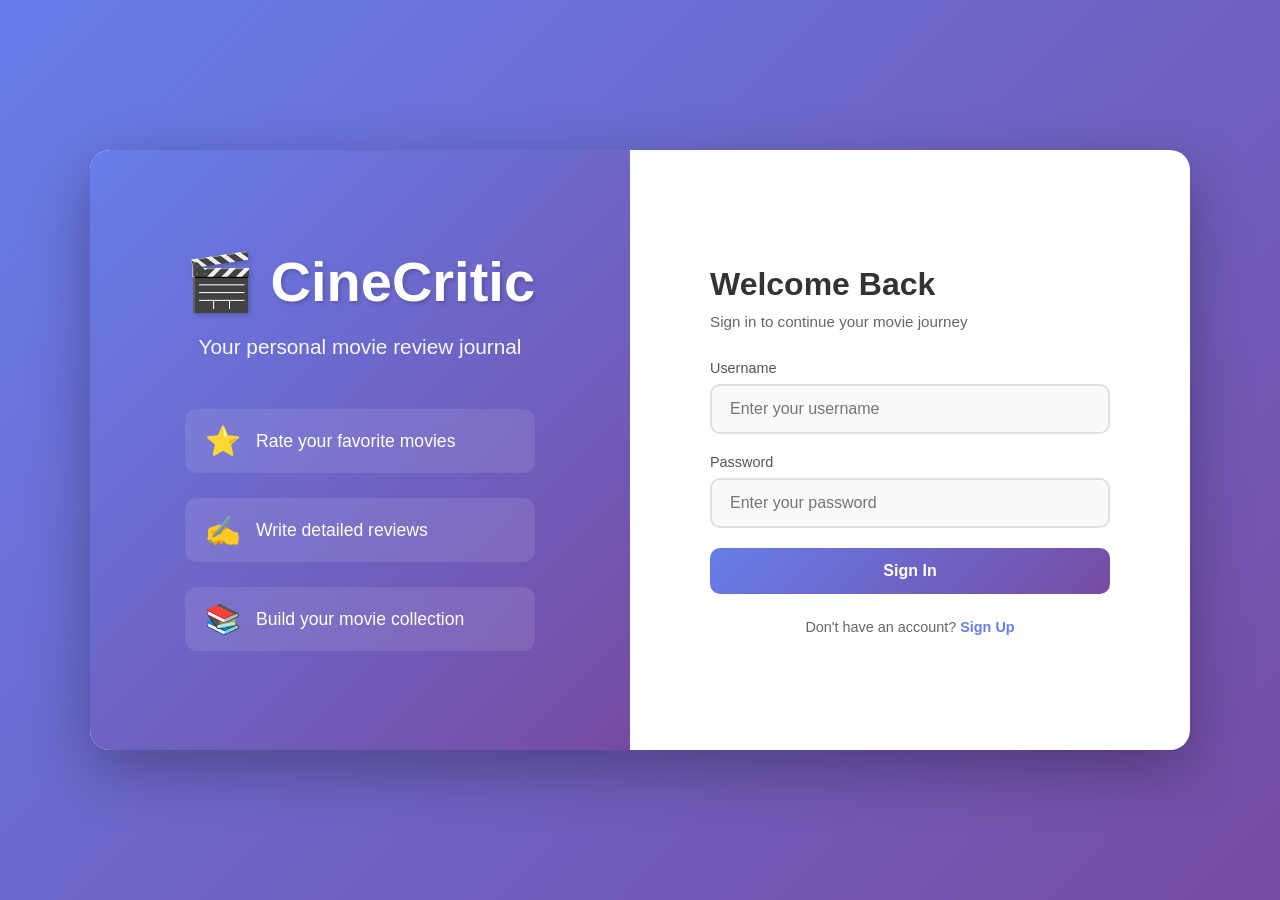
<file: frontend/index.html>
<!DOCTYPE html>
<html lang="en">
<head>
    <meta charset="UTF-8">
    <meta name="viewport" content="width=device-width, initial-scale=1.0">
    <title>CineCritic - Login & Signup</title>
    <link rel="stylesheet" href="css/auth.css">
</head>
<body>
    <div class="container">
        <div class="auth-wrapper">
            <!-- Left Side - Branding -->
            <div class="left-panel">
                <div class="brand-content">
                    <h1 class="brand-logo">🎬 CineCritic</h1>
                    <p class="brand-tagline">Your personal movie review journal</p>
                    <div class="features">
                        <div class="feature-item">
                            <span class="feature-icon">⭐</span>
                            <span>Rate your favorite movies</span>
                        </div>
                        <div class="feature-item">
                            <span class="feature-icon">✍️</span>
                            <span>Write detailed reviews</span>
                        </div>
                        <div class="feature-item">
                            <span class="feature-icon">📚</span>
                            <span>Build your movie collection</span>
                        </div>
                    </div>
                </div>
            </div>

            <!-- Right Side - Auth Forms -->
            <div class="right-panel">
                <div class="form-container">
                    <!-- Login Form -->
                    <div id="loginForm" class="auth-form active">
                        <h2 class="form-title">Welcome Back</h2>
                        <p class="form-subtitle">Sign in to continue your movie journey</p>
                        
                        <form id="loginFormElement" onsubmit="handleLogin(event)">
                            <div class="input-group">
                                <label for="loginUsername">Username</label>
                                <input type="text" id="loginUsername" name="username" required placeholder="Enter your username">
                            </div>
                            
                            <div class="input-group">
                                <label for="loginPassword">Password</label>
                                <input type="password" id="loginPassword" name="password" required placeholder="Enter your password">
                            </div>
                            
                            <button type="submit" class="btn btn-primary">
                                <span id="loginBtnText">Sign In</span>
                                <span id="loginLoader" class="loader" style="display: none;"></span>
                            </button>
                        </form>
                        
                        <div class="form-footer">
                            <p>Don't have an account? <a href="#" onclick="switchToSignup(event)" class="switch-link">Sign Up</a></p>
                        </div>
                    </div>

                    <!-- Signup Form -->
                    <div id="signupForm" class="auth-form">
                        <h2 class="form-title">Create Account</h2>
                        <p class="form-subtitle">Join us and start reviewing movies</p>
                        
                        <form id="signupFormElement" onsubmit="handleSignup(event)">
                            <div class="input-group">
                                <label for="signupUsername">Username</label>
                                <input type="text" id="signupUsername" name="username" required placeholder="Choose a username">
                            </div>
                            
                            <div class="input-group">
                                <label for="signupEmail">Email</label>
                                <input type="email" id="signupEmail" name="email" required placeholder="Enter your email">
                            </div>
                            
                            <div class="input-group">
                                <label for="signupPassword">Password</label>
                                <input type="password" id="signupPassword" name="password" required placeholder="Create a password" minlength="6">
                            </div>
                            
                            <button type="submit" class="btn btn-primary">
                                <span id="signupBtnText">Create Account</span>
                                <span id="signupLoader" class="loader" style="display: none;"></span>
                            </button>
                        </form>
                        
                        <div class="form-footer">
                            <p>Already have an account? <a href="#" onclick="switchToLogin(event)" class="switch-link">Sign In</a></p>
                        </div>
                    </div>
                </div>
            </div>
        </div>
    </div>

    <!-- Toast Notification -->
    <div id="toast" class="toast"></div>

    <script src="js/auth.js"></script>
</body>
</html>
</file>
<file: frontend/css/auth.css>
* {
    margin: 0;
    padding: 0;
    box-sizing: border-box;
}

body {
    font-family: 'Segoe UI', Tahoma, Geneva, Verdana, sans-serif;
    background: linear-gradient(135deg, #667eea 0%, #764ba2 100%);
    min-height: 100vh;
    display: flex;
    align-items: center;
    justify-content: center;
    padding: 20px;
}

.container {
    width: 100%;
    max-width: 1100px;
}

.auth-wrapper {
    display: flex;
    background: white;
    border-radius: 20px;
    overflow: hidden;
    box-shadow: 0 20px 60px rgba(0, 0, 0, 0.3);
    min-height: 600px;
}

/* Left Panel */
.left-panel {
    flex: 1;
    background: linear-gradient(135deg, #667eea 0%, #764ba2 100%);
    padding: 60px 40px;
    display: flex;
    align-items: center;
    justify-content: center;
    color: white;
}

.brand-content {
    text-align: center;
}

.brand-logo {
    font-size: 3.5rem;
    margin-bottom: 20px;
    font-weight: 700;
    text-shadow: 2px 2px 4px rgba(0, 0, 0, 0.2);
}

.brand-tagline {
    font-size: 1.3rem;
    margin-bottom: 50px;
    opacity: 0.95;
    font-weight: 300;
}

.features {
    display: flex;
    flex-direction: column;
    gap: 25px;
    text-align: left;
}

.feature-item {
    display: flex;
    align-items: center;
    gap: 15px;
    font-size: 1.1rem;
    background: rgba(255, 255, 255, 0.1);
    padding: 15px 20px;
    border-radius: 12px;
    backdrop-filter: blur(10px);
    transition: transform 0.3s ease;
}

.feature-item:hover {
    transform: translateX(10px);
}

.feature-icon {
    font-size: 1.8rem;
}

/* Right Panel */
.right-panel {
    flex: 1;
    padding: 60px 50px;
    display: flex;
    align-items: center;
    justify-content: center;
}

.form-container {
    width: 100%;
    max-width: 400px;
}

.auth-form {
    display: none;
    animation: fadeIn 0.4s ease;
}

.auth-form.active {
    display: block;
}

@keyframes fadeIn {
    from {
        opacity: 0;
        transform: translateY(20px);
    }
    to {
        opacity: 1;
        transform: translateY(0);
    }
}

.form-title {
    font-size: 2rem;
    color: #333;
    margin-bottom: 10px;
    font-weight: 700;
}

.form-subtitle {
    color: #666;
    margin-bottom: 30px;
    font-size: 0.95rem;
}

.input-group {
    margin-bottom: 20px;
}

.input-group label {
    display: block;
    margin-bottom: 8px;
    color: #555;
    font-weight: 500;
    font-size: 0.9rem;
}

.input-group input {
    width: 100%;
    padding: 14px 18px;
    border: 2px solid #e0e0e0;
    border-radius: 10px;
    font-size: 1rem;
    transition: all 0.3s ease;
    background: #f8f9fa;
}

.input-group input:focus {
    outline: none;
    border-color: #667eea;
    background: white;
    box-shadow: 0 0 0 4px rgba(102, 126, 234, 0.1);
}

.btn {
    width: 100%;
    padding: 14px;
    border: none;
    border-radius: 10px;
    font-size: 1rem;
    font-weight: 600;
    cursor: pointer;
    transition: all 0.3s ease;
    margin-top: 10px;
    display: flex;
    align-items: center;
    justify-content: center;
}

.btn-primary {
    background: linear-gradient(135deg, #667eea 0%, #764ba2 100%);
    color: white;
}

.btn-primary:hover {
    transform: translateY(-2px);
    box-shadow: 0 10px 25px rgba(102, 126, 234, 0.4);
}

.btn-primary:active {
    transform: translateY(0);
}

.loader {
    width: 20px;
    height: 20px;
    border: 3px solid rgba(255, 255, 255, 0.3);
    border-top-color: white;
    border-radius: 50%;
    animation: spin 0.8s linear infinite;
}

@keyframes spin {
    to { transform: rotate(360deg); }
}

.form-footer {
    text-align: center;
    margin-top: 25px;
    color: #666;
    font-size: 0.9rem;
}

.switch-link {
    color: #667eea;
    text-decoration: none;
    font-weight: 600;
    transition: color 0.3s ease;
}

.switch-link:hover {
    color: #764ba2;
}

/* Toast Notification */
.toast {
    position: fixed;
    top: 20px;
    right: 20px;
    padding: 16px 24px;
    border-radius: 10px;
    color: white;
    font-weight: 500;
    box-shadow: 0 8px 24px rgba(0, 0, 0, 0.15);
    opacity: 0;
    transform: translateY(-20px);
    transition: all 0.3s ease;
    pointer-events: none;
    z-index: 1000;
}

.toast.show {
    opacity: 1;
    transform: translateY(0);
    pointer-events: auto;
}

.toast.success {
    background: linear-gradient(135deg, #11998e 0%, #38ef7d 100%);
}

.toast.error {
    background: linear-gradient(135deg, #eb3349 0%, #f45c43 100%);
}

/* Responsive Design */
@media (max-width: 768px) {
    .auth-wrapper {
        flex-direction: column;
    }
    
    .left-panel {
        padding: 40px 30px;
    }
    
    .brand-logo {
        font-size: 2.5rem;
    }
    
    .brand-tagline {
        font-size: 1rem;
    }
    
    .features {
        gap: 15px;
    }
    
    .feature-item {
        font-size: 0.95rem;
        padding: 12px 15px;
    }
    
    .right-panel {
        padding: 40px 30px;
    }
    
    .form-title {
        font-size: 1.6rem;
    }
}
</file>
<file: frontend/css/movie.css>
* {
    margin: 0;
    padding: 0;
    box-sizing: border-box;
}

body {
    font-family: 'Segoe UI', Tahoma, Geneva, Verdana, sans-serif;
    background: linear-gradient(135deg, #f5f7fa 0%, #c3cfe2 100%);
    min-height: 100vh;
}

/* Header */
.header {
    background: linear-gradient(135deg, #667eea 0%, #764ba2 100%);
    color: white;
    padding: 20px 0;
    box-shadow: 0 4px 20px rgba(0, 0, 0, 0.1);
}

.header-content {
    max-width: 1200px;
    margin: 0 auto;
    padding: 0 30px;
    display: flex;
    justify-content: space-between;
    align-items: center;
}

.logo {
    font-size: 1.8rem;
    font-weight: 700;
}

.header-right {
    display: flex;
    align-items: center;
    gap: 20px;
}

.username-display {
    font-size: 1rem;
    font-weight: 500;
    opacity: 0.95;
}

.btn-logout {
    background: rgba(255, 255, 255, 0.2);
    color: white;
    border: 2px solid rgba(255, 255, 255, 0.5);
    padding: 8px 20px;
    border-radius: 8px;
    cursor: pointer;
    font-weight: 600;
    transition: all 0.3s ease;
}

.btn-logout:hover {
    background: rgba(255, 255, 255, 0.3);
    border-color: white;
}

/* Main Content */
.main-content {
    padding: 40px 30px;
}

.content-wrapper {
    max-width: 1200px;
    margin: 0 auto;
}

.top-section {
    display: flex;
    justify-content: space-between;
    align-items: center;
    margin-bottom: 40px;
}

.welcome-text h2 {
    font-size: 2rem;
    color: #333;
    margin-bottom: 5px;
}

.welcome-text p {
    color: #666;
    font-size: 1rem;
}

.btn {
    text-align: center;
    padding: 12px 24px;
    border: none;
    border-radius: 10px;
    font-size: 1rem;
    font-weight: 600;
    cursor: pointer;
    transition: all 0.3s ease;
    display: inline-flex;
    align-items: center;
    gap: 8px;
}

.btn-add {
    background: linear-gradient(135deg, #667eea 0%, #764ba2 100%);
    color: white;
}

.btn-add:hover {
    transform: translateY(-2px);
    box-shadow: 0 10px 25px rgba(102, 126, 234, 0.4);
}

.btn-icon {
    font-size: 1.3rem;
    line-height: 1;
}

/* Loading and Empty States */
.loading-state {
    text-align: center;
    padding: 60px 20px;
    color: #666;
}

.spinner {
    width: 50px;
    height: 50px;
    border: 4px solid rgba(102, 126, 234, 0.2);
    border-top-color: #667eea;
    border-radius: 50%;
    animation: spin 1s linear infinite;
    margin: 0 auto 20px;
}

@keyframes spin {
    to { transform: rotate(360deg); }
}

.empty-state {
    text-align: center;
    padding: 80px 20px;
}

.empty-icon {
    font-size: 5rem;
    margin-bottom: 20px;
    opacity: 0.7;
}

.empty-state h3 {
    font-size: 1.8rem;
    color: #333;
    margin-bottom: 10px;
}

.empty-state p {
    color: #666;
    margin-bottom: 30px;
    font-size: 1.1rem;
}

/* Reviews Grid */
.reviews-grid {
    display: grid;
    grid-template-columns: repeat(auto-fill, minmax(320px, 1fr));
    gap: 30px;
}

.review-card {
    background: white;
    border-radius: 15px;
    overflow: hidden;
    box-shadow: 0 8px 24px rgba(0, 0, 0, 0.08);
    transition: all 0.3s ease;
    animation: fadeIn 0.5s ease;
}

.review-card:hover {
    transform: translateY(-8px);
    box-shadow: 0 15px 40px rgba(0, 0, 0, 0.15);
}

@keyframes fadeIn {
    from {
        opacity: 0;
        transform: translateY(20px);
    }
    to {
        opacity: 1;
        transform: translateY(0);
    }
}

.review-card-poster {
    width: 100%;
    height: 300px;
    object-fit: cover;
    background: linear-gradient(135deg, #667eea 0%, #764ba2 100%);
}

.review-card-content {
    padding: 20px;
}

.review-card-title {
    font-size: 1.4rem;
    color: #333;
    margin-bottom: 8px;
    font-weight: 700;
}

.review-card-director {
    color: #666;
    font-size: 0.9rem;
    margin-bottom: 15px;
}

.review-card-rating {
    display: flex;
    gap: 5px;
    margin-bottom: 15px;
    font-size: 1.2rem;
}

.review-card-text {
    color: #555;
    line-height: 1.6;
    margin-bottom: 15px;
    display: -webkit-box;
    -webkit-line-clamp: 3;
    -webkit-box-orient: vertical;
    overflow: hidden;
}

.review-card-date {
    color: #999;
    font-size: 0.85rem;
    margin-bottom: 15px;
}

.review-card-actions {
    display: flex;
    gap: 10px;
}

.btn-edit, .btn-delete {
    flex: 1;
    padding: 10px;
    border: none;
    border-radius: 8px;
    cursor: pointer;
    font-weight: 600;
    transition: all 0.3s ease;
}

.btn-edit {
    background: #667eea;
    color: white;
}

.btn-edit:hover {
    background: #5568d3;
}

.btn-delete {
    text-align: center;
    justify-content: center;
    background: #ef4444;
    color: white;
}

.btn-delete:hover {
    background: #dc2626;
}

/* Modal */
.modal {
    display: none;
    position: fixed;
    top: 0;
    left: 0;
    width: 100%;
    height: 100%;
    background: rgba(0, 0, 0, 0.6);
    z-index: 1000;
    align-items: center;
    justify-content: center;
    animation: fadeInModal 0.3s ease;
    overflow-y: auto;
    padding: 20px;
}

.modal.active {
    display: flex;
}

@keyframes fadeInModal {
    from {
        opacity: 0;
    }
    to {
        opacity: 1;
    }
}

.modal-content {
    background: white;
    border-radius: 20px;
    width: 90%;
    max-width: 650px;
    max-height: 90vh;
    overflow-y: auto;
    animation: slideUp 0.3s ease;
    margin: auto;
}

.modal-large {
    max-width: 900px;
}

@keyframes slideUp {
    from {
        transform: translateY(50px);
        opacity: 0;
    }
    to {
        transform: translateY(0);
        opacity: 1;
    }
}

.modal-header {
    padding: 25px 30px;
    border-bottom: 2px solid #f0f0f0;
    display: flex;
    justify-content: space-between;
    align-items: center;
    position: sticky;
    top: 0;
    background: white;
    z-index: 10;
    border-radius: 20px 20px 0 0;
}

.modal-header h2 {
    font-size: 1.8rem;
    color: #333;
}

.close-btn {
    background: none;
    border: none;
    font-size: 2rem;
    color: #999;
    cursor: pointer;
    transition: color 0.3s ease;
    line-height: 1;
}

.close-btn:hover {
    color: #333;
}

form {
    padding: 30px;
}

/* Filter Section */
.filter-section {
    background: linear-gradient(135deg, #f5f7fa 0%, #e8ecf2 100%);
    padding: 25px;
    border-radius: 12px;
    margin-bottom: 25px;
    border: 2px solid #e0e4ea;
}

.filter-title {
    font-size: 1.2rem;
    color: #333;
    margin-bottom: 20px;
    font-weight: 600;
}

.filter-controls {
    display: flex;
    flex-direction: column;
    gap: 15px;
}

.search-wrapper {
    position: relative;
    flex: 1;
}

.search-wrapper input {
    width: 100%;
    padding: 14px 45px 14px 20px;
    border: 2px solid #d0d5dd;
    border-radius: 10px;
    font-size: 1rem;
    font-family: inherit;
    transition: all 0.3s ease;
}

.search-wrapper input:focus {
    outline: none;
    border-color: #667eea;
    box-shadow: 0 0 0 4px rgba(102, 126, 234, 0.1);
}

.search-icon {
    position: absolute;
    right: 15px;
    top: 50%;
    transform: translateY(-50%);
    font-size: 1.2rem;
    pointer-events: none;
    opacity: 0.5;
}

.filter-dropdowns {
    display: grid;
    grid-template-columns: 1fr 1fr auto;
    gap: 12px;
    align-items: center;
}

.filter-dropdowns select {
    padding: 12px 15px;
    border: 2px solid #d0d5dd;
    border-radius: 8px;
    font-size: 0.95rem;
    background: white;
    cursor: pointer;
    transition: all 0.3s ease;
    font-family: inherit;
}

.filter-dropdowns select:focus {
    outline: none;
    border-color: #667eea;
    box-shadow: 0 0 0 3px rgba(102, 126, 234, 0.1);
}

.btn-apply-filter {
    padding: 12px 24px;
    background: linear-gradient(135deg, #667eea 0%, #764ba2 100%);
    color: white;
    border: none;
    border-radius: 8px;
    font-weight: 600;
    cursor: pointer;
    transition: all 0.3s ease;
    white-space: nowrap;
}

.btn-apply-filter:hover {
    transform: translateY(-2px);
    box-shadow: 0 6px 16px rgba(102, 126, 234, 0.4);
}

/* Filter Info */
.filter-info {
    display: flex;
    flex-direction: column;
    gap: 10px;
    margin-top: 15px;
    padding-top: 15px;
    border-top: 1px solid #d0d5dd;
}

.active-filters {
    display: flex;
    align-items: center;
    gap: 10px;
    flex-wrap: wrap;
}

.filter-label {
    font-size: 0.85rem;
    font-weight: 600;
    color: #666;
}

.filter-tags {
    display: flex;
    gap: 8px;
    flex-wrap: wrap;
    flex: 1;
}

.filter-tag {
    display: inline-flex;
    align-items: center;
    gap: 6px;
    background: #667eea;
    color: white;
    padding: 4px 12px;
    border-radius: 20px;
    font-size: 0.85rem;
    font-weight: 500;
}

.filter-tag-close {
    cursor: pointer;
    font-weight: bold;
    font-size: 1rem;
    line-height: 1;
    transition: transform 0.2s ease;
}

.filter-tag-close:hover {
    transform: scale(1.2);
}

.btn-clear-filters {
    background: #ef4444;
    color: white;
    border: none;
    padding: 4px 12px;
    border-radius: 6px;
    font-size: 0.85rem;
    font-weight: 600;
    cursor: pointer;
    transition: all 0.3s ease;
}

.btn-clear-filters:hover {
    background: #dc2626;
}

.search-status {
    font-size: 0.9rem;
    color: #666;
    font-weight: 500;
}

.search-status.searching {
    color: #667eea;
}

.search-status.error {
    color: #ef4444;
}

.search-status.success {
    color: #11998e;
}

/* Movie Carousel Section */
.carousel-section {
    background: white;
    border: 2px solid #e0e4ea;
    border-radius: 12px;
    padding: 20px;
    margin-bottom: 25px;
}

.carousel-header {
    display: flex;
    justify-content: space-between;
    align-items: center;
    margin-bottom: 20px;
}

.carousel-header h3 {
    font-size: 1.2rem;
    color: #333;
    font-weight: 600;
}

.carousel-controls {
    display: flex;
    gap: 10px;
}

.carousel-nav-btn {
    width: 40px;
    height: 40px;
    border: 2px solid #667eea;
    background: white;
    border-radius: 50%;
    cursor: pointer;
    display: flex;
    align-items: center;
    justify-content: center;
    transition: all 0.3s ease;
    font-size: 1.5rem;
    color: #667eea;
    font-weight: bold;
}

.carousel-nav-btn:hover {
    background: #667eea;
    color: white;
    transform: scale(1.1);
}

.carousel-wrapper {
    position: relative;
    overflow: hidden;
}

.movie-carousel {
    display: flex;
    gap: 20px;
    overflow-x: auto;
    scroll-behavior: smooth;
    padding: 10px 5px;
    scrollbar-width: thin;
    scrollbar-color: #cbd5e0 #f0f0f0;
}

.movie-carousel::-webkit-scrollbar {
    height: 8px;
}

.movie-carousel::-webkit-scrollbar-track {
    background: #f0f0f0;
    border-radius: 10px;
}

.movie-carousel::-webkit-scrollbar-thumb {
    background: #cbd5e0;
    border-radius: 10px;
}

.movie-carousel::-webkit-scrollbar-thumb:hover {
    background: #a0aec0;
}

.movie-poster-item {
    flex: 0 0 auto;
    width: 180px;
    cursor: pointer;
    transition: all 0.3s ease;
    border-radius: 12px;
    overflow: hidden;
    background: white;
    box-shadow: 0 4px 12px rgba(0, 0, 0, 0.1);
}

.movie-poster-item:hover {
    transform: translateY(-8px);
    box-shadow: 0 12px 24px rgba(0, 0, 0, 0.2);
}

.movie-poster-item.selected {
    border: 4px solid #667eea;
    box-shadow: 0 8px 20px rgba(102, 126, 234, 0.4);
}

.poster-image {
    width: 100%;
    height: 270px;
    object-fit: cover;
    background: linear-gradient(135deg, #667eea 0%, #764ba2 100%);
    display: block;
}

.poster-info {
    padding: 12px;
    background: white;
}

.poster-title {
    font-size: 0.9rem;
    font-weight: 600;
    color: #333;
    margin-bottom: 5px;
    display: -webkit-box;
    -webkit-line-clamp: 2;
    -webkit-box-orient: vertical;
    overflow: hidden;
    line-height: 1.3;
}

.poster-year {
    font-size: 0.8rem;
    color: #667eea;
    font-weight: 600;
}

.carousel-loading,
.carousel-empty {
    text-align: center;
    padding: 40px 20px;
    color: #666;
}

.spinner-small {
    width: 30px;
    height: 30px;
    border: 3px solid rgba(102, 126, 234, 0.2);
    border-top-color: #667eea;
    border-radius: 50%;
    animation: spin 1s linear infinite;
    margin: 0 auto 15px;
}

.carousel-empty p {
    font-size: 0.95rem;
}

/* Selected Movie */
.selected-movie {
    position: relative;
    display: flex;
    gap: 20px;
    background: linear-gradient(135deg, #f0f9ff 0%, #e0f2fe 100%);
    padding: 25px;
    border-radius: 12px;
    margin-bottom: 25px;
    border: 3px solid #667eea;
    animation: slideIn 0.3s ease;
}

.selected-badge {
    position: absolute;
    top: -12px;
    left: 20px;
    background: linear-gradient(135deg, #667eea 0%, #764ba2 100%);
    color: white;
    padding: 6px 16px;
    border-radius: 20px;
    font-size: 0.85rem;
    font-weight: 600;
    box-shadow: 0 4px 12px rgba(102, 126, 234, 0.3);
}

@keyframes slideIn {
    from {
        opacity: 0;
        transform: translateY(-20px);
    }
    to {
        opacity: 1;
        transform: translateY(0);
    }
}

.selected-movie img {
    width: 100px;
    height: 150px;
    object-fit: cover;
    border-radius: 10px;
    box-shadow: 0 6px 16px rgba(0, 0, 0, 0.2);
    flex-shrink: 0;
}

.movie-info {
    flex: 1;
    display: flex;
    flex-direction: column;
    padding-top: 10px;
}

.movie-info h3 {
    font-size: 1.4rem;
    color: #333;
    margin-bottom: 8px;
    font-weight: 700;
}

.movie-year {
    color: #667eea;
    font-size: 0.95rem;
    font-weight: 600;
    margin-bottom: 6px;
}

.movie-director {
    color: #666;
    font-size: 0.9rem;
    margin-bottom: 6px;
}

.movie-genre {
    color: #888;
    font-size: 0.85rem;
    margin-bottom: 15px;
}

.btn-change-movie {
    align-self: flex-start;
    background: #ef4444;
    color: white;
    border: none;
    padding: 8px 16px;
    border-radius: 8px;
    font-size: 0.9rem;
    font-weight: 600;
    cursor: pointer;
    transition: all 0.3s ease;
    margin-top: auto;
}

.btn-change-movie:hover {
    background: #dc2626;
    transform: translateY(-2px);
}

/* Input Group */
.input-group {
    margin-bottom: 25px;
    position: relative;
}

.input-group label {
    display: block;
    margin-bottom: 8px;
    color: #555;
    font-weight: 600;
    font-size: 0.95rem;
}

.required {
    color: #ef4444;
}

.input-group textarea {
    width: 100%;
    padding: 12px 15px;
    border: 2px solid #e0e0e0;
    border-radius: 10px;
    font-size: 1rem;
    transition: all 0.3s ease;
    font-family: inherit;
    resize: vertical;
    min-height: 120px;
}

.input-group textarea:focus {
    outline: none;
    border-color: #667eea;
    box-shadow: 0 0 0 4px rgba(102, 126, 234, 0.1);
}

.char-count {
    text-align: right;
    font-size: 0.85rem;
    color: #999;
    margin-top: 5px;
}

/* Star Rating */
.star-rating {
    display: flex;
    gap: 8px;
    font-size: 2.2rem;
}

.star {
    cursor: pointer;
    transition: all 0.2s ease;
    color: #ddd;
    user-select: none;
}

.star:hover,
.star.active {
    color: #fbbf24;
    transform: scale(1.15);
}

.rating-text {
    margin-top: 10px;
    font-size: 0.9rem;
    color: #666;
    font-weight: 500;
}

/* Modal Footer */
.modal-footer {
    display: flex;
    gap: 15px;
    margin-top: 30px;
}

.btn-primary {
    background: linear-gradient(135deg, #667eea 0%, #764ba2 100%);
    color: white;
    flex: 1;
    text-align: center;
    justify-content: center;
}

.btn-primary:hover:not(:disabled) {
    transform: translateY(-2px);
    box-shadow: 0 8px 20px rgba(102, 126, 234, 0.4);
}

.btn-primary:disabled {
    opacity: 0.6;
    cursor: not-allowed;
}

.btn-secondary {
    background: #e0e0e0;
    color: #666;
    flex: 1;
    text-align: center;
    justify-content: center;
}

.btn-secondary:hover {
    background: #d0d0d0;
}

.loader {
    width: 20px;
    height: 20px;
    border: 3px solid rgba(255, 255, 255, 0.3);
    border-top-color: white;
    border-radius: 50%;
    animation: spin 0.8s linear infinite;
}

/* Toast */
.toast {
    position: fixed;
    top: 20px;
    right: 20px;
    padding: 16px 24px;
    border-radius: 10px;
    color: white;
    font-weight: 500;
    box-shadow: 0 8px 24px rgba(0, 0, 0, 0.15);
    opacity: 0;
    transform: translateY(-20px);
    transition: all 0.3s ease;
    pointer-events: none;
    z-index: 2000;
    max-width: 400px;
}

.toast.show {
    opacity: 1;
    transform: translateY(0);
    pointer-events: auto;
}

.toast.success {
    background: linear-gradient(135deg, #11998e 0%, #38ef7d 100%);
}

.toast.error {
    background: linear-gradient(135deg, #eb3349 0%, #f45c43 100%);
}

.toast.warning {
    background: linear-gradient(135deg, #f59e0b 0%, #fbbf24 100%);
}

/* Responsive Design */
@media (max-width: 768px) {
    .top-section {
        flex-direction: column;
        align-items: flex-start;
        gap: 20px;
    }
    
    .reviews-grid {
        grid-template-columns: 1fr;
    }
    
    .modal-content {
        width: 95%;
        max-height: 95vh;
    }
    
    .header-content {
        flex-direction: column;
        gap: 15px;
        text-align: center;
    }

    .filter-dropdowns {
        grid-template-columns: 1fr;
    }

    .carousel-header {
        flex-direction: column;
        gap: 15px;
        align-items: flex-start;
    }

    .movie-poster-item {
        width: 150px;
    }

    .poster-image {
        height: 225px;
    }

    .selected-movie {
        flex-direction: column;
        align-items: center;
        text-align: center;
    }

    .selected-movie img {
        width: 120px;
        height: 180px;
    }

    .movie-info {
        align-items: center;
    }

    .btn-change-movie {
        align-self: center;
    }

    .star-rating {
        font-size: 1.8rem;
    }

    .filter-info {
        flex-direction: column;
    }
}
</file>
